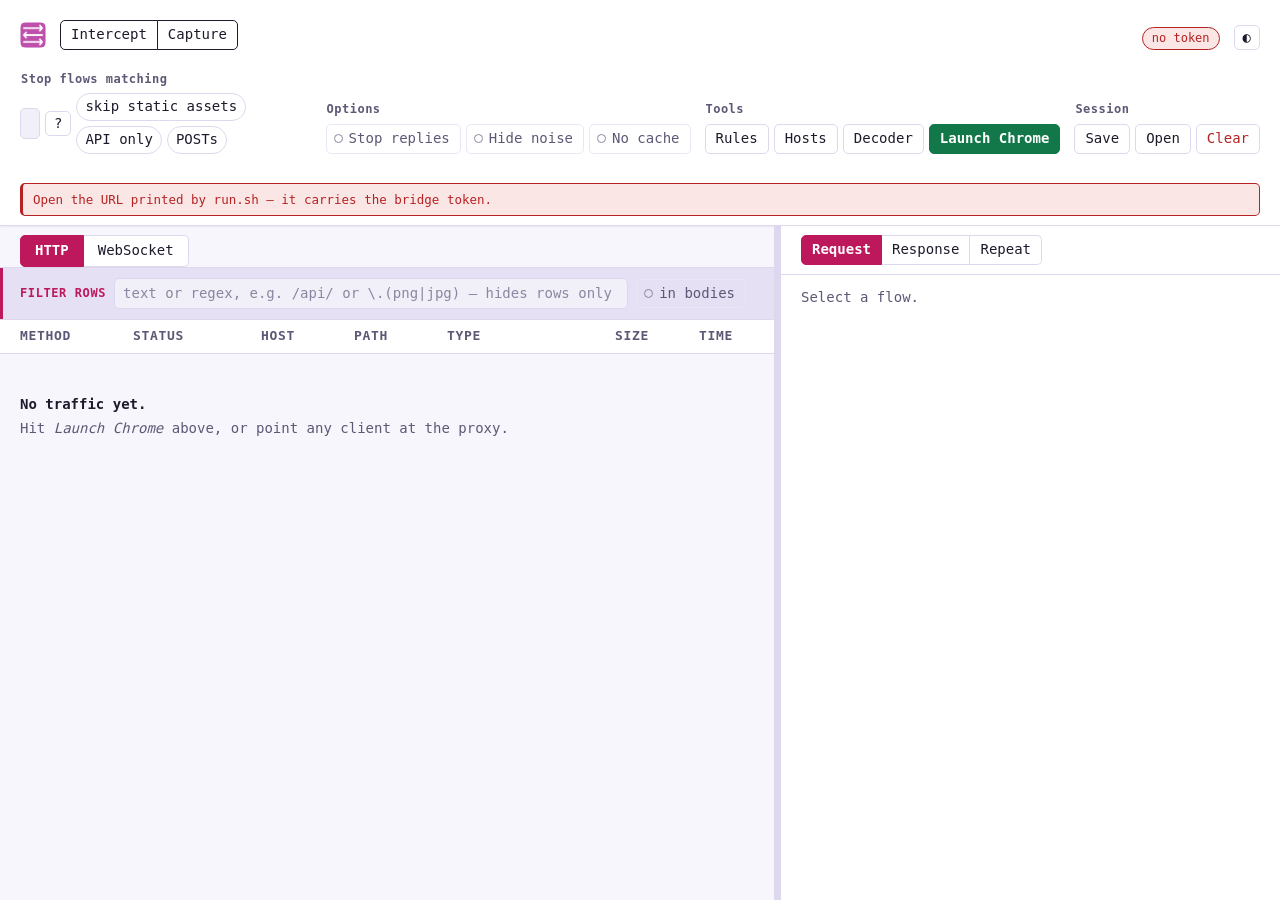
<file: ui/index.html>
<!doctype html>
<html lang="en">
<head>
  <meta charset="utf-8">
  <meta name="viewport" content="width=device-width, initial-scale=1">
  <title>Interceptor</title>
  <link rel="icon" type="image/png" href="icon.png">
  <link rel="apple-touch-icon" href="icon.png">
  <link rel="stylesheet" href="style.css">
  <script type="module" src="theme.js"></script>
</head>
<body>

  <header id="bar">
    <div class="bar-row">
      <span class="brand" title="Interceptor">
        <img src="icon.png" alt="Interceptor" width="26" height="26">
      </span>

      <div class="seg modes" role="group" aria-label="Interception mode">
        <button data-mode="intercept" title="Stop matching requests so you can read or edit them before they go on">Intercept</button>
        <button data-mode="capture" title="Log everything, stop nothing">Capture</button>
      </div>

      <span class="grow"></span>
      <span id="stats"></span>
      <span id="conn" class="off" title="Bridge connection">offline</span>
      <button id="theme" class="icon" title="Switch between light and dark" aria-label="Switch theme">◐</button>
    </div>

    <div class="bar-row secondary">
      <div class="group scope-group">
        <label class="group-label" for="scope">Stop flows matching</label>
        <input id="scope" spellcheck="false" autocomplete="off"
               placeholder="leave empty to stop everything — or narrow it, e.g.  ~u /api/ &amp; ~m POST">
        <button id="scope-help" class="icon" title="What can I type here?" aria-label="Filter syntax help">?</button>
        <div id="scope-chips" class="chips" aria-label="Scope shortcuts">
          <button data-scope='!~u "\\.(png|jpe?g|gif|svg|ico|css|js|map|woff2?|ttf)(\\?|$)"'
                  title="Stop everything except static assets">skip static assets</button>
          <button data-scope="~u /api/" title="Stop only URLs containing /api/">API only</button>
          <button data-scope="~m POST" title="Stop only POST requests">POSTs</button>
        </div>
      </div>
      <!-- Stands in for the scope group's flex:1 while it is hidden, so the
           groups to the right do not jump on every mode change. -->
      <span id="scope-spacer" class="grow" hidden></span>

      <div class="group" role="group" aria-label="Capture options">
        <span class="group-label">Options</span>
        <button id="resp" class="toggle"
                title="Off: only the request stops, and the reply comes back untouched. On: the reply stops too, on its way to the browser, so you can edit what the app receives. A matching flow then stops twice — once each way.">Stop replies</button>
        <button id="noise" class="toggle"
                title="Hide the browser's own background chatter from the table. Hidden flows are counted, never dropped.">Hide noise</button>
        <button id="nocache" class="toggle"
                title="Strip If-None-Match / If-Modified-Since from requests, so a client other than the launched Chrome cannot 304 its way out of being captured.">No cache</button>
      </div>

      <div class="group" role="group" aria-label="Tools">
        <span class="group-label">Tools</span>
        <button id="rules-toggle" title="Rewrite matching traffic automatically, with nothing stopping">Rules</button>
        <button id="hosts-toggle"
                title="Capture only the hosts you name — everything else is left alone and never appears here. Applies to HTTPS, plain HTTP and WebSockets alike. It is also the main speed control: an unnamed host costs no TLS handshakes, and most of a page's connections are CDNs, fonts and telemetry nobody is testing. Empty means capture every host, which is the default.">Hosts</button>
        <button id="decoder-toggle" title="Decode base64, URL-encoding, hex and JWTs">Decoder</button>
        <button id="launch" class="go" title="Open a throwaway Chrome already wired to this proxy">Launch Chrome</button>
      </div>

      <div class="group" role="group" aria-label="Session">
        <span class="group-label">Session</span>
        <button id="save-session" title="Write the captured flows to sessions/ — nothing is ever saved on its own">Save</button>
        <button id="open-session" title="Reopen a saved session, replacing what is on screen">Open</button>
        <button id="clear" class="danger" title="Empty the table. Flows still stopped stay, and so do saved sessions.">Clear</button>
      </div>
    </div>

    <!-- Plain-English restatement of what the current mode and toggles do. A
         tooltip only helps someone who already suspects what to hover. -->
    <p id="mode-hint"></p>
    <!-- Notes live here, not in #stats: renderStats() rewrites that strip on every
         100ms tick, which wiped every message before it could be read. -->
    <p id="note" hidden></p>
    <p id="proxy-warn" hidden></p>
  </header>

  <section id="sessions" class="panel" hidden>
    <div class="panel-head">
      <b>Saved sessions</b>
      <span class="dim" id="sessions-dir"></span>
      <span class="grow"></span>
      <button id="sessions-refresh">Refresh</button>
      <button id="sessions-close">Close</button>
    </div>
    <div class="panel-body">
      <p class="hint">Opening a session replaces what is on screen. Nothing is ever saved automatically.</p>
      <div id="sessions-list"></div>
    </div>
  </section>

  <section id="hosts-panel" class="panel" hidden>
    <div class="panel-head">
      <b>Capture only these hosts</b>
      <span class="dim">every other host still loads normally in the browser — it just isn't shown here</span>
      <span class="grow"></span>
      <button id="hosts-clear">Capture everything</button>
      <button id="hosts-close">Close</button>
    </div>
    <div class="panel-body">
      <p class="hint">
        One host per line. A plain hostname works, and so does a regular expression —
        <code>app.example.com</code>, <code>.*\.example\.com</code>. Leave it empty to
        capture every host, which is the default. To capture <em>nothing</em> and let all
        traffic straight through — what the old Passthrough mode did — use a pattern that
        matches no host, such as <code>^$</code>. Patterns are matched against
        <code>host:port</code>, so an end anchor needs the port:
        <code>^app\.example\.com:443$</code>.
      </p>
      <textarea id="hosts-list" rows="4" spellcheck="false" autocomplete="off"
                placeholder="app.example.com&#10;api.example.com"></textarea>
      <p class="hint pt-head">
        <b>Don't decrypt these hosts</b> — a certificate-pinned app that breaks under
        interception. A matching connection is <em>tunnelled</em>: not decrypted, not
        shown, nothing of it captured. This is Burp's <em>TLS pass through</em>. Matches
        <code>host:port</code> (and the SNI), one per line; it applies to new connections.
      </p>
      <textarea id="passthrough-list" rows="2" spellcheck="false" autocomplete="off"
                placeholder="^accounts\.example\.com:443$"></textarea>
      <div class="actions">
        <button id="hosts-apply" class="primary">Apply</button>
        <span id="hosts-status" class="hint"></span>
      </div>
      <p class="hint">
        A host left out is <b>not blocked</b> — it loads normally in the browser, it is
        simply not captured, not shown, and never stopped in Intercept. This is not a
        security boundary.
      </p>
      <p class="hint">
        It is also the main speed control. To show you an HTTPS request, Interceptor has
        to stand in for the site — answering with a certificate it mints, then opening its
        own connection onward — which costs two TLS handshakes per connection on a single
        core. A host you do not name skips all of that. The speed half applies to
        <b>new connections only</b>; the capture half applies immediately.
      </p>
    </div>
  </section>

  <section id="decoder" class="panel" hidden>
    <div class="panel-head">
      <b>Decoder</b>
      <span class="dim">base64, URL-encoding, hex and JWTs — decoded as you type</span>
      <span class="grow"></span>
      <button id="decoder-close">Close</button>
    </div>
    <div class="panel-body">
      <textarea id="decoder-input" rows="3" spellcheck="false" autocomplete="off"
                placeholder="paste a token, a base64/hex/URL-encoded value, or a JWT"></textarea>
      <div id="decoder-out"></div>
    </div>
  </section>

  <section id="rules" class="panel" hidden>
    <div class="panel-head">
      <b>Rewrite rules</b>
      <span class="dim">applied automatically to matching traffic — nothing stops for you</span>
      <span class="grow"></span>
      <button id="rules-doc-open">Instructions</button>
      <button id="rules-close">Close</button>
    </div>

    <div class="panel-body">
      <div class="rule-block">
        <div class="rule-block-head">
          <b>Change text in bodies</b>
          <span class="hint">Find something in the request or reply body and put something else there.</span>
        </div>
        <div id="body-rules" class="rule-list"></div>
        <button id="add-body-rule">+ Add a body rule</button>
      </div>

      <div class="rule-block">
        <div class="rule-block-head">
          <b>Change headers</b>
          <span class="hint">Set a header to a value, or leave the value empty to remove it.</span>
        </div>
        <div id="header-rules" class="rule-list"></div>
        <button id="add-header-rule">+ Add a header rule</button>
      </div>

      <div class="rule-block">
        <div class="rule-block-head">
          <b>Serve a local file</b>
          <span class="hint">Return a file from disk for any URL that matches — map-local.
            The path is read on the machine running Interceptor.</span>
        </div>
        <div id="local-rules" class="rule-list"></div>
        <button id="add-local-rule">+ Add a local-file rule</button>
      </div>

      <!-- Same axis as the rules above — change matching traffic automatically,
           stop nothing — so it shares this panel and its Apply rather than
           costing another toolbar button. -->
      <div class="rule-block">
        <div class="rule-block-head">
          <b>Break things on purpose</b>
          <span class="hint">
            Make matching requests slow, fail, or die — then use the app and watch how it
            copes. Affected rows are tagged <span class="tag tag-fault">fault</span> so an
            injected failure is never mistaken for a real one.
          </span>
        </div>
        <div id="fault-rules" class="rule-list"></div>
        <button id="add-fault-rule">+ Add a fault rule</button>
        <p class="hint">
          First matching rule wins, top to bottom. Requests you have stopped by hand in
          Intercept are left alone — you are already in control of those. A delay holds a
          real connection open, and browsers only open about six per host, so a long delay
          on a busy path will stall that whole host.
        </p>
      </div>

      <div class="actions">
        <button id="rules-apply" class="primary">Apply</button>
        <button id="rules-raw-toggle" title="See the text these forms generate">Show generated syntax</button>
        <span class="grow"></span>
        <span class="dim">start from an example:</span>
        <div id="rules-examples" class="chips">
          <button data-kind="body" data-where="req" data-url="/api/" data-find='"amount":100' data-repl='"amount":1'>change a value</button>
          <button data-kind="body" data-where="resp" data-url="" data-find='"enabled":false' data-repl='"enabled":true'>flip a reply flag</button>
          <button data-kind="header" data-where="req" data-url="" data-find="Authorization" data-repl="">strip a header</button>
          <button data-kind="fault" data-url="/api/" data-status="503">fail an endpoint</button>
          <button data-kind="fault" data-url="/api/" data-delay="8000">make it slow</button>
        </div>
      </div>
      <pre id="rules-raw" hidden></pre>
      <p id="rules-status" class="hint"></p>
    </div>
  </section>

  <section id="queue" class="panel hold" hidden>
    <div class="panel-head">
      <b id="queue-count"></b>
      <span id="queue-hosts"></span>
      <span class="grow"></span>
      <button id="queue-collapse" title="Collapse the queue list — the counts stay">Hide list</button>
      <button id="fwd-all" class="ok">Forward all</button>
      <button id="drop-all" class="danger">Drop all</button>
    </div>
    <div class="panel-body">
      <div id="queue-list"></div>
      <p id="stall-note" class="hint">
        Browsers open ~6 connections per host — a stopped request stalls that whole host,
        not just itself.
      </p>
    </div>
  </section>

  <main id="workspace">
    <div id="table-pane">
      <!-- HTTP and WebSocket are different enough to read separately: a socket is
           one row that lives for minutes while frames stream under it, and it was
           impossible to spot among hundreds of request rows. -->
      <div id="traffic-tabs" class="seg" role="group" aria-label="Traffic type">
        <button data-traffic="http" class="on">HTTP</button>
        <button data-traffic="ws">WebSocket</button>
      </div>
      <!-- View-only. Distinct from "Stop flows matching" in the toolbar, which
           halts traffic; this only decides which captured rows are drawn. -->
      <div id="table-tools">
        <label id="row-filter-label" for="row-filter">Filter rows</label>
        <input id="row-filter" spellcheck="false" autocomplete="off"
               title="Hides rows from this table only. Nothing is stopped, and no traffic is changed. Plain text, or a regular expression if it is one."
               placeholder="text or regex, e.g. /api/ or \.(png|jpg) — hides rows only">
        <button id="row-filter-clear" class="icon" title="Clear the filter" hidden>✕</button>
        <!-- Same box, two jobs. Off it hides rows already on screen; on it asks
             the server to search every stored URL, header and body, which is a
             different question and a different cost — hence a switch, not silent
             behaviour. One small button beats a second input. -->
        <button id="search-bodies" class="toggle"
                title="Search inside every captured URL, header and body — not just what the table shows. Answers “which response contained this token”. Press Enter to run it.">in bodies</button>
        <span id="row-filter-count" class="dim"></span>
      </div>
      <div id="table-wrap">
      <table id="flows">
        <thead>
          <tr>
            <th class="c-m">Method</th><th class="c-s">Status</th><th>Host</th>
            <th>Path</th><th class="c-t">Type</th><th class="c-n">Size</th>
            <th class="c-n">Time</th>
          </tr>
        </thead>
        <tbody></tbody>
      </table>
      <p id="truncated" class="hint" hidden></p>
      <p id="empty" class="empty">
        <b id="empty-title">No traffic yet.</b>
        <span id="empty-hint">Hit <em>Launch Chrome</em> above, or point any client at the proxy.</span>
      </p>
      </div>
    </div>

    <!-- Drag to rebalance table against detail. A fixed 500px pane was too narrow
         for a raw message and too wide for a glance at the table. -->
    <div id="splitter" role="separator" aria-orientation="vertical" tabindex="0"
         aria-label="Resize detail panel (arrow keys)"
         title="Drag to resize — double-click to reset"></div>

    <aside id="detail">
      <div id="detail-tabs" class="seg">
        <button data-which="request" class="on">Request</button>
        <button data-which="response">Response</button>
        <button data-which="frames" hidden>Frames</button>
        <button data-which="repeat" title="Resend this request, edited if you like">Repeat</button>
      </div>
      <div id="detail-body"><p class="hint">Select a flow.</p></div>
    </aside>
  </main>

  <!-- Rule documentation. Content comes from rules-doc.js so this modal and
       rules.html cannot drift apart. -->
  <div id="doc-backdrop" hidden></div>
  <div id="doc-modal" role="dialog" aria-modal="true" aria-labelledby="doc-title" hidden>
    <div class="doc-head">
      <b id="doc-title">How to write rules</b>
      <span class="grow"></span>
      <button id="doc-close" title="Close (Esc)">Close ✕</button>
    </div>
    <nav id="doc-nav" aria-label="Sections"></nav>
    <div id="doc-body"></div>
  </div>

  <script type="module" src="app.js"></script>
</body>
</html>
</file>
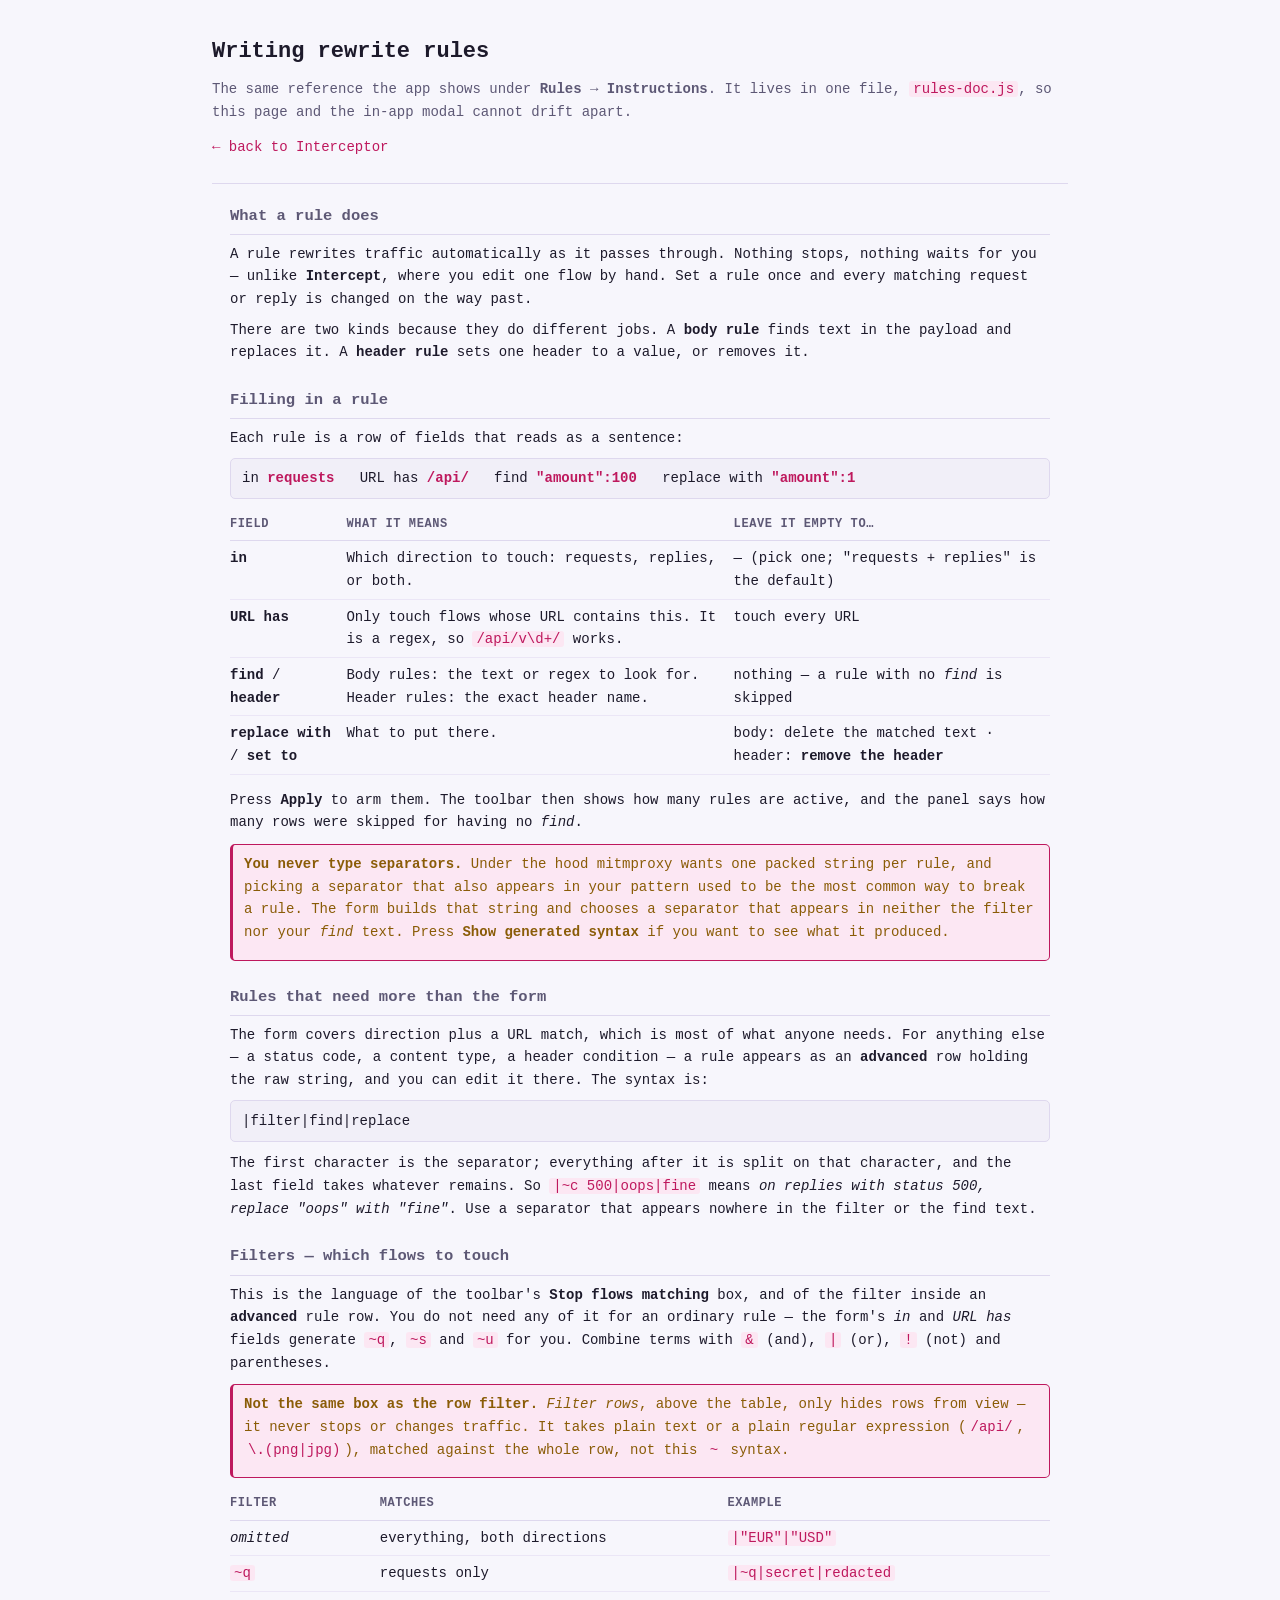
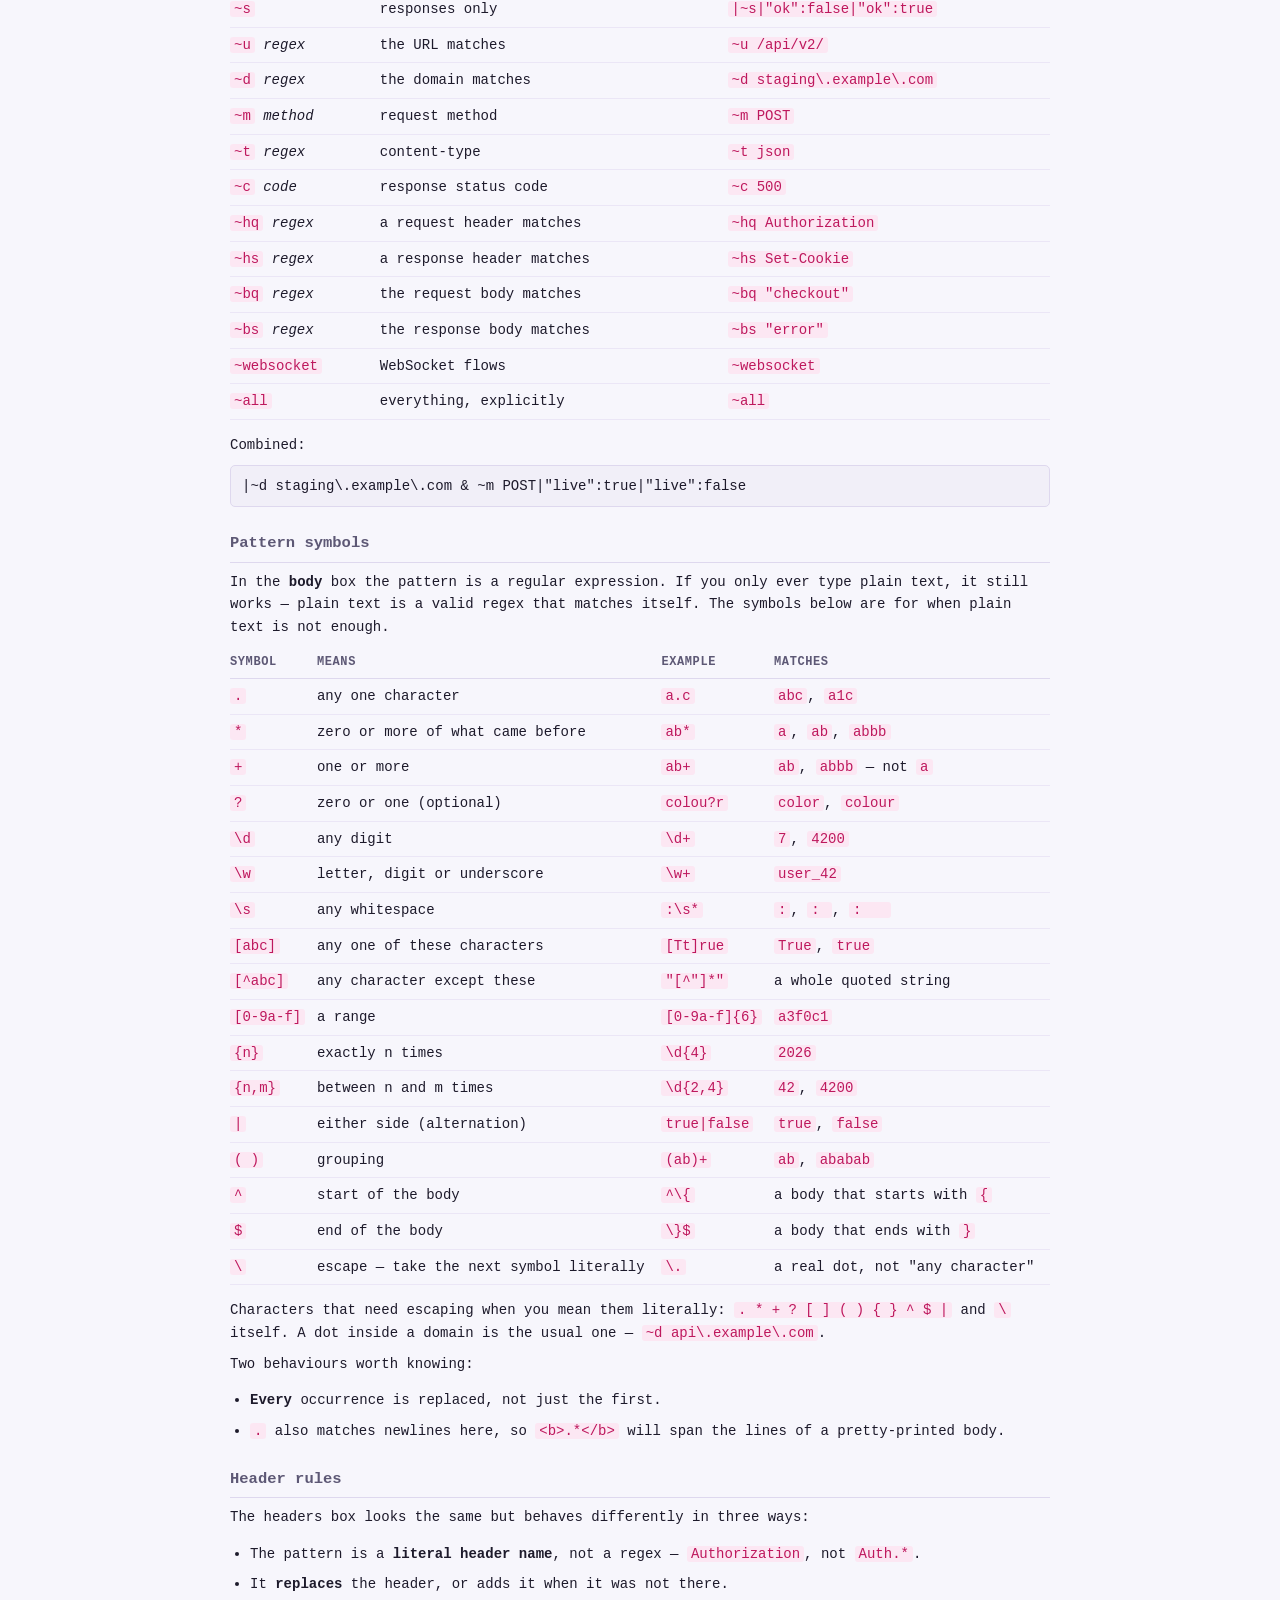
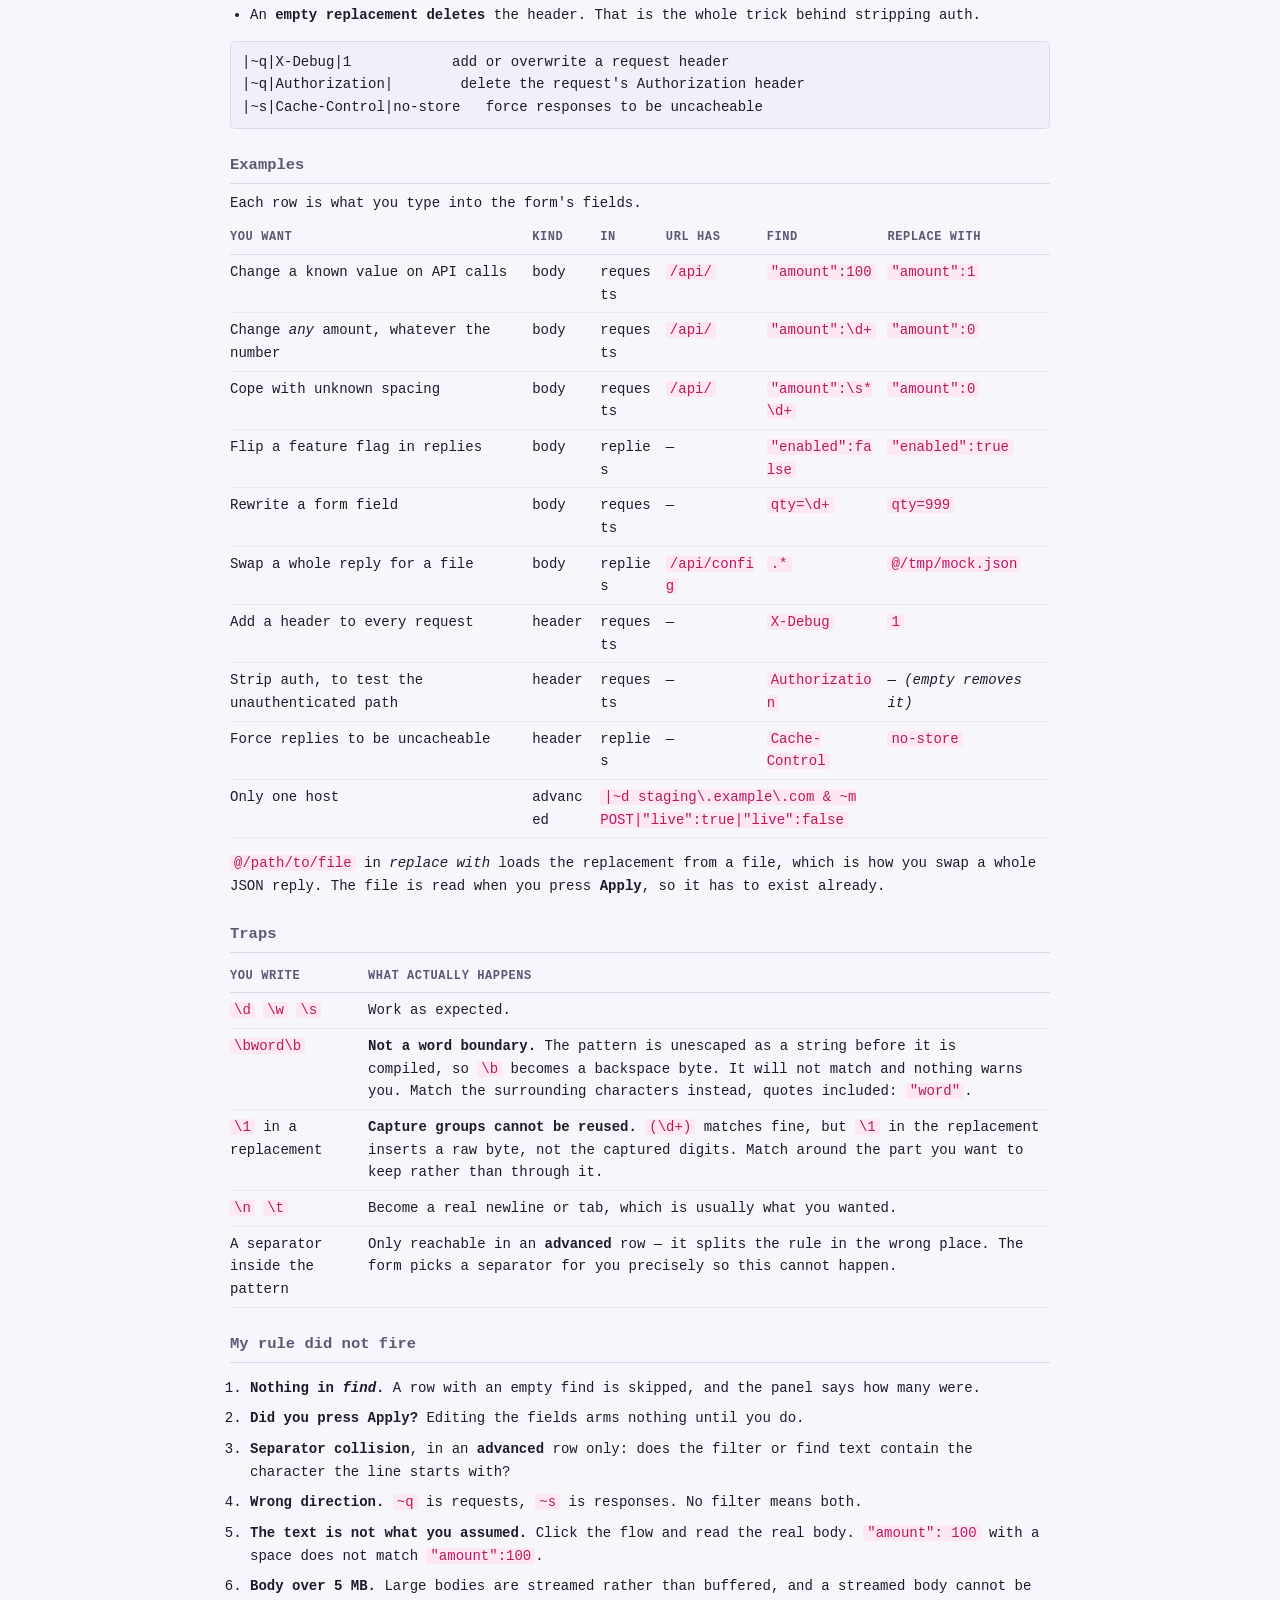
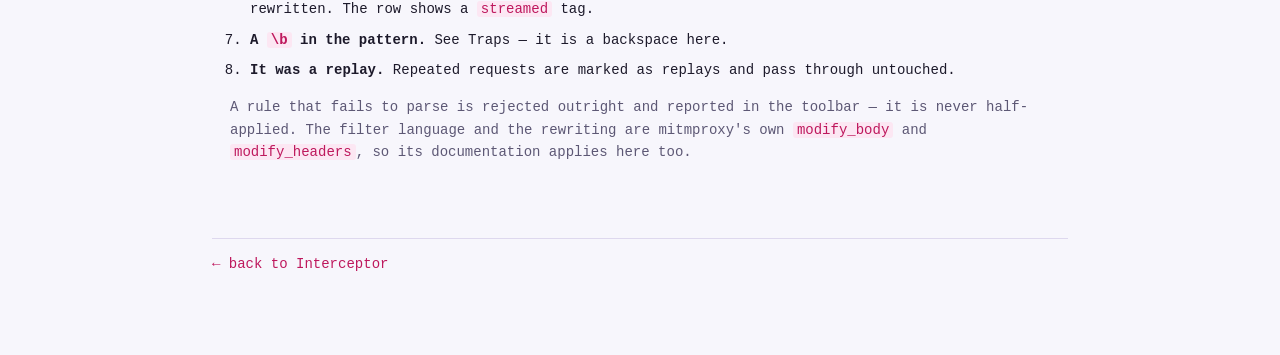
<file: ui/rules.html>
<!doctype html>
<html lang="en">
<head>
  <meta charset="utf-8">
  <meta name="viewport" content="width=device-width, initial-scale=1">
  <title>Interceptor — writing rewrite rules</title>
  <link rel="icon" type="image/png" href="icon.png">
  <link rel="stylesheet" href="style.css">
  <script type="module" src="theme.js"></script>
</head>
<body class="doc-page">
<main class="doc">

  <header class="doc-head">
    <h1>Writing rewrite rules</h1>
    <p class="lede">
      The same reference the app shows under <b>Rules → Instructions</b>. It lives in
      one file, <code>rules-doc.js</code>, so this page and the in-app modal cannot
      drift apart.
    </p>
    <p><a href="./" class="back">← back to Interceptor</a></p>
  </header>

  <div id="doc-body"></div>

  <footer class="doc-foot">
    <p><a href="./" class="back">← back to Interceptor</a></p>
  </footer>

</main>
<!-- A file, not inline: the bridge serves every page with a CSP that forbids
     inline script. -->
<script type="module" src="rules-page.js"></script>
</body>
</html>
</file>
<file: ui/style.css>
/* Every colour is a token defined in both themes. Never hard-code one below:
   a literal hex is a bug waiting for someone to flip the theme. */

:root,
:root[data-theme="dark"] {
  --bg:         #14131c;
  --bg-elev:    #1c1a26;
  --bg-inset:   #100f17;
  --bg-hover:   #24222f;
  --bg-sel:     #3a2030;
  --fg:         #e4e2ee;
  --fg-dim:     #9791ab;
  --fg-faint:   #6c6782;
  --line:       #2f2c3f;
  --line-soft:  #232030;
  --accent:     #f472b6;
  --accent-2:   #ec4899;
  --accent-bg:  #3a1526;
  --on-accent:  #0a0810;
  --ok:         #63d19b;
  --ok-2:       #4bc389;   /* hover for a filled green button */
  --ok-bg:      #16301f;
  --on-ok:      #0a0810;   /* text on a green fill */
  --warn:       #e6b464;
  --bad:        #f2726b;
  --bad-bg:     #35191a;
  --info:       #6cd0e0;
  --hold-bg:    #262013;
  --hold-line:  #55451f;
  --bar-bg:     #272232;   /* control strips: has to read as a different surface,
                              not a 8-step nudge away from --bg */
  --seg-line:   #ffffff;   /* mode-switch outline: highest contrast on this bg */
  --shadow:     0 1px 0 rgba(0, 0, 0, .35);
  --shadow-lg:  0 18px 50px rgba(0, 0, 0, .55);
  --pad:        20px;   /* distance from a window edge to any content */
  --backdrop:   rgba(8, 7, 12, .66);
}

:root[data-theme="light"] {
  --bg:         #f7f6fc;
  --bg-elev:    #ffffff;
  --bg-inset:   #f1eff8;
  --bg-hover:   #efecf8;
  --bg-sel:     #fbd7e8;
  --fg:         #1d1a2b;
  --fg-dim:     #5d5875;
  --fg-faint:   #8b86a1;
  --line:       #ded8ee;
  --line-soft:  #ebe6f6;
  --accent:     #be185d;
  --accent-2:   #9d174d;
  --accent-bg:  #fce7f3;
  --on-accent:  #ffffff;
  --ok:         #12784a;
  --ok-2:       #0f6a41;
  --ok-bg:      #e2f5e9;
  --on-ok:      #ffffff;
  --warn:       #8a5c07;
  --bad:        #b62222;
  --bad-bg:     #fbe6e6;
  --info:       #0d6f83;
  --hold-bg:    #fdf6e6;
  --hold-line:  #e6d29c;
  --bar-bg:     #e6e0f4;
  --seg-line:   #1d1a2b;   /* white would disappear on a near-white page */
  --shadow:     0 1px 2px rgba(30, 20, 60, .06);
  --shadow-lg:  0 18px 50px rgba(82, 26, 58, .22);
  --backdrop:   rgba(66, 32, 52, .38);
}

* { box-sizing: border-box; }

/* Any explicit `display` beats the hidden attribute, which silently un-hides
   elements we toggle from JS (#empty, #truncated, #rules, #queue, tabs). */
[hidden] { display: none !important; }

body {
  margin: 0;
  height: 100vh;
  /* Flex column, not a fixed grid-template-rows: the row template had four
     tracks for five children, so #workspace fell into an implicit `auto` row and
     the detail panel stopped short of the bottom instead of filling. Panels come
     and go as they are toggled, so the number of children is not fixed and any
     fixed template is wrong sooner or later. #workspace takes the slack. */
  display: flex;
  flex-direction: column;
  font: 14px/1.55 ui-monospace, SFMono-Regular, "SF Mono", Menlo, Consolas, monospace;
  background: var(--bg);
  color: var(--fg);
  -webkit-font-smoothing: antialiased;
}

/* ------------------------------------------------------------- scrollbars */

/* The default chrome is a wide light-grey slab that reads as part of the page in
   dark mode and fights the accent everywhere. Thin, themed, and quiet until you
   reach for it.

   Not hidden. `scrollbar-width: none` would take the position cue with it -- in a
   table that streams 300-500 rows a page load, the thumb is the only thing saying
   how much is above and below you -- and it removes the drag target for anyone
   not using a wheel or a trackpad.

   Two traps here, both verified in the browser rather than assumed:

   1. `scrollbar-color` is inherited but **`scrollbar-width` is not**, so setting
      both on `:root` themed the thumb and left the width at `auto` -- measured, the
      table pane still reserved 15px. Hence the universal selector.
   2. Chrome ignores every `::-webkit-scrollbar` pseudo-element on any scroller
      that sets `scrollbar-width`. So the two cannot both be live: the legacy
      block is fenced behind `@supports not`, where it serves the older Chromium
      and Safari builds that predate `scrollbar-color` (Chrome 121, Safari 18.2). */
*,
*::before,
*::after {
  scrollbar-width: thin;
  scrollbar-color: var(--line) transparent;   /* thumb, track */
}

@supports not (scrollbar-width: thin) {
  *::-webkit-scrollbar { width: 9px; height: 9px; }
  *::-webkit-scrollbar-track { background: transparent; }
  *::-webkit-scrollbar-thumb {
    background: var(--line);
    border-radius: 999px;
    /* A transparent border inset by background-clip leaves the thumb visually
       narrower than its hit area: a hair to look at, still easy to grab. */
    border: 2px solid transparent;
    background-clip: content-box;
  }
  *::-webkit-scrollbar-thumb:hover {
    background: var(--fg-faint);
    background-clip: content-box;
  }
  /* Where the two bars meet: the default is a grey square, and it only appears on
     a pane scrolling both ways -- which is exactly the pane you are reading. */
  *::-webkit-scrollbar-corner { background: transparent; }
}

.grow { flex: 1; }
.dim { color: var(--fg-dim); }
.mono { font-family: inherit; }
.hint { color: var(--fg-dim); margin: 0; }
.divider { width: 1px; align-self: stretch; background: var(--line); margin: 0 3px; }

code {
  font: inherit;
  color: var(--accent);
  background: var(--accent-bg);
  padding: 0 4px;
  border-radius: 3px;
}

/* ------------------------------------------------------------------ buttons */

button {
  font: inherit;
  color: var(--fg);
  background: var(--bg-elev);
  border: 1px solid var(--line);
  border-radius: 5px;
  padding: 3px 10px;
  cursor: pointer;
  white-space: nowrap;
  transition: background .12s, border-color .12s, color .12s;
}
/* Controls never go below 14px. The second toolbar row used to shrink its
   buttons to 12px, which is unreadable at monospace metrics. */
button, input, select, textarea { font-size: 14px; }

button:hover { background: var(--bg-hover); border-color: var(--fg-faint); }
button:focus-visible { outline: 2px solid var(--accent); outline-offset: 1px; }

button.on {
  background: var(--accent);
  border-color: var(--accent);
  color: var(--on-accent);
  font-weight: 600;   /* dark-on-bright reads thin otherwise */
}
button.on:hover { background: var(--accent-2); border-color: var(--accent-2); }

button.primary {
  background: var(--accent);
  border-color: var(--accent);
  color: var(--on-accent);
  font-weight: 600;
}
button.primary:hover { background: var(--accent-2); border-color: var(--accent-2); }

/* Filled green: the one button that starts a session, so it should read as the
   obvious first move rather than as one more thing in a row of buttons. */
button.go {
  background: var(--ok);
  border-color: var(--ok);
  color: var(--on-ok);
  font-weight: 600;
}
button.go:hover { background: var(--ok-2); border-color: var(--ok-2); }

button.ok { color: var(--ok); border-color: var(--line); }
button.ok:hover { background: var(--ok-bg); border-color: var(--ok); }

button.danger { color: var(--bad); }
button.danger:hover { background: var(--bad-bg); border-color: var(--bad); }

button.icon { padding: 3px 8px; font-size: 14px; line-height: 1.2; }

/* A toggle is a state, not an action, so it must not look like one: dimmer until
   it is on, and carrying a dot that fills in. Every control looking identical was
   the single biggest readability complaint about the old toolbar. */
button.toggle {
  color: var(--fg-dim);
  background: transparent;
  border-color: var(--line-soft);
  padding-left: 7px;
}
button.toggle::before {
  content: "";
  display: inline-block;
  width: 7px;
  height: 7px;
  margin-right: 6px;
  border-radius: 50%;
  border: 1px solid var(--fg-faint);
  vertical-align: baseline;
}
button.toggle:hover { color: var(--fg); background: var(--bg-hover); }
button.toggle.on {
  color: var(--accent);
  background: var(--accent-bg);
  border-color: var(--accent);
  font-weight: 600;
}
button.toggle.on::before { background: var(--accent); border-color: var(--accent); }

/* Segmented control: modes, detail tabs. */
.seg { display: flex; }
.seg button { border-radius: 0; }
.seg button:first-child { border-radius: 5px 0 0 5px; }
.seg button:last-child { border-radius: 0 5px 5px 0; }
.seg button + button { border-left: none; }
.seg button.on + button { border-left: none; }

/* The mode switch is the one control that changes what the whole tool does, so
   each of its three buttons carries a full high-contrast outline. Borders are
   restored between them (the rules above drop them to avoid doubling) and pulled
   back by 1px so two adjacent outlines still render as one line. */
.seg.modes button {
  border-color: var(--seg-line);
}
.seg.modes button + button {
  border-left: 1px solid var(--seg-line);
  margin-left: -1px;
}
.seg.modes button.on {
  position: relative;   /* the active outline sits above its neighbours' */
  z-index: 1;
}

/* ------------------------------------------------------------------ toolbar */

#bar {
  background: var(--bg-elev);
  border-bottom: 1px solid var(--line);
  box-shadow: var(--shadow);
}
.bar-row {
  display: flex;
  gap: 14px;          /* between groups; controls inside a group sit closer */
  align-items: flex-end;
  padding: var(--pad);
  flex-wrap: wrap;
}
.bar-row.secondary { padding-top: 0; }

#mode-hint {
  margin: 0;
  padding: 0 var(--pad) 9px;
  font-size: 12.5px;
  color: var(--fg-dim);
}

#note {
  margin: 0 var(--pad) 9px;
  padding: 6px 10px;
  font-size: 12.5px;
  color: var(--bad);
  background: var(--bad-bg);
  border: 1px solid var(--bad);
  border-left-width: 3px;
  border-radius: 5px;
}
#note.ok { color: var(--ok); background: var(--ok-bg); border-color: var(--ok); }

#proxy-warn {
  margin: 0 var(--pad) 9px;
  padding: 6px 10px;
  font-size: 12.5px;
  color: var(--warn);
  background: var(--hold-bg);
  border: 1px solid var(--hold-line);
  border-left-width: 3px;
  border-radius: 5px;
}
/* The row is align-items: flex-end, so a short brand box hung 8px below the mode
   buttons' top edge and 2px above their bottom. Stretching it to the row's
   content height and centring inside means the logo stays centred on the mode
   switch whatever the button height ends up being. */
.brand {
  display: flex;
  align-self: stretch;
  align-items: center;
  font-weight: 600;
  letter-spacing: .04em;
  color: var(--accent);
}
.brand img { display: block; border-radius: 6px; width: 26px; height: 26px; }

/* Groups carry a label so a control's purpose is legible without hovering, and
   the gap inside a group is smaller than the gap between them -- proximity is
   what makes the grouping readable. */
.group { display: flex; align-items: center; gap: 5px; position: relative; }
.group-label {
  font-size: 12px;
  font-weight: 600;
  letter-spacing: .04em;
  color: var(--fg-dim);
  white-space: nowrap;
}
/* Label on its own row above the controls it names. */
.bar-row .group {
  display: grid;
  grid-auto-flow: column;
  grid-template-rows: auto auto;
  align-items: center;
  justify-items: start;
  column-gap: 5px;
}
.bar-row .group > .group-label { grid-row: 1; grid-column: 1 / -1; padding-left: 1px; }
.bar-row .group > *:not(.group-label) { grid-row: 2; }

/* Two columns now that "Switch to Intercept" is gone: the field only appears in
   Intercept mode, so there is nothing left to switch to. */
.scope-group { flex: 1; min-width: 260px; }
.scope-group { grid-template-columns: 1fr auto; }

#scope {
  width: 100%;
  font: inherit;
  color: var(--fg);
  background: var(--bg-inset);
  border: 1px solid var(--line);
  border-radius: 5px;
  padding: 4px 9px;
}
#scope::placeholder { color: var(--fg-faint); }
#scope:focus { outline: none; border-color: var(--accent); }
#scope.bad { border-color: var(--bad); }

#stats { color: var(--fg-dim); padding-bottom: 3px; }
#conn {
  padding: 1px 9px;
  border-radius: 999px;
  font-size: 12px;
  border: 1px solid transparent;
}
#conn.on { background: var(--ok-bg); color: var(--ok); border-color: var(--ok); }
#conn.off { background: var(--bad-bg); color: var(--bad); border-color: var(--bad); }

/* ------------------------------------------------------------------- panels */

.panel {
  background: var(--bg-elev);
  border-bottom: 1px solid var(--line);
}
.panel.hold { background: var(--hold-bg); border-bottom-color: var(--hold-line); }
.panel-head {
  display: flex;
  gap: 8px;
  align-items: center;
  padding: var(--pad);
  border-bottom: 1px solid var(--line-soft);
}
.panel.hold .panel-head { border-bottom-color: var(--hold-line); }
.panel-body { padding: 11px var(--pad) 13px; }

.chips { display: flex; flex-wrap: wrap; gap: 5px; align-items: center; }
.chips button { font-size: 14px; padding: 2px 8px; border-radius: 999px; }

.rules-grid { display: grid; grid-template-columns: 1fr 1fr; gap: 14px; }
@media (max-width: 980px) { .rules-grid { grid-template-columns: 1fr; } }
.rules-field label { display: block; color: var(--fg); font-weight: 600; }
.rules-field .hint { font-size: 12.5px; margin: 1px 0 0; }

textarea {
  display: block;
  width: 100%;
  resize: vertical;
  font: inherit;
  color: var(--fg);
  background: var(--bg-inset);
  border: 1px solid var(--line);
  border-radius: 5px;
  padding: 7px 8px;
  margin-top: 4px;
}
textarea::placeholder { color: var(--fg-faint); }
textarea:focus { outline: none; border-color: var(--accent); }

.actions { display: flex; gap: 6px; align-items: center; margin-top: 9px; }

/* --------------------------------------------------------------- hold queue */

#queue-hosts { color: var(--warn); }
#queue-hosts b { color: var(--fg); font-weight: 600; }

/* Bounded, and it scrolls. Unbounded, a browser holding six connections per host
   across a few hosts pushed the flow table and the editor off the screen entirely
   -- exactly when you most need to see them. */
#queue-list {
  display: flex;
  flex-direction: column;
  gap: 4px;
  max-height: 20vh;
  overflow-y: auto;
}
#queue.collapsed .panel-body { display: none; }
/* Held flows are worth reading in full, but the queue must not become the page. */
#queue .panel-body { padding-top: 9px; padding-bottom: 10px; }
.q-item {
  display: flex;
  gap: 8px;
  align-items: center;
  background: var(--bg-elev);
  border: 1px solid var(--hold-line);
  border-radius: 5px;
  padding: 4px 8px;
}
.q-item.sel { border-color: var(--accent); background: var(--bg-sel); }
.q-item .dir { color: var(--warn); min-width: 76px; }
.q-item .url {
  flex: 1;
  overflow: hidden;
  text-overflow: ellipsis;
  white-space: nowrap;
  cursor: pointer;
}
.q-item .url:hover { color: var(--accent); text-decoration: underline; }

#stall-note { margin-top: 8px; font-size: 12.5px; }

/* ------------------------------------------------------------------ sessions */

#sessions-list { display: flex; flex-direction: column; gap: 4px; margin-top: 8px; }
.q-item.session { border-color: var(--line); }
.q-item.session:hover { border-color: var(--accent); }
.q-item.session .dim { flex: 0 0 auto; }
#sessions-dir { font-size: 12px; }

/* ------------------------------------------------------------------- layout */

/* Scoped by id: a bare `main` selector also matched the docs page and split it
   into two columns. */
#workspace {
  flex: 1;            /* all the height the toolbar and panels do not use */
  /* A floor, not 0. It still sits far below the content, so the children's own
     overflow:auto scrolls exactly as it did -- but a panel above that grows
     without limit (Rules, with a row per rule) can no longer squeeze the table
     and the editor down to nothing. The panel shrinks and scrolls instead. */
  min-height: 220px;
  display: grid;
  /* Width lives in a variable so the splitter can move it without touching the
     template, and so a saved width applies before first paint. */
  grid-template-columns: 1fr 6px var(--detail-w, 500px);
}
@media (max-width: 1150px) {
  /* Stacked: a vertical splitter has nothing to divide, so it leaves the grid
     entirely rather than occupying a track. */
  #workspace { grid-template-columns: 1fr; grid-template-rows: 1fr 1fr; }
  #splitter { display: none; }
}

#splitter {
  cursor: col-resize;
  background: var(--line);
  /* The hit area is the whole 6px track; the visible line is drawn inside it so
     the handle is grabbable without looking like a 6px border. */
  border-left: 1px solid var(--line);
  transition: background .12s;
  touch-action: none;   /* or a touch drag scrolls the page instead of resizing */
}
#splitter:hover,
#splitter.dragging { background: var(--accent); }
#splitter:focus-visible { outline: 2px solid var(--accent); outline-offset: -2px; }
/* While dragging, nothing else should take the pointer or show a text caret. */
body.resizing { cursor: col-resize; user-select: none; }
body.resizing #detail-body, body.resizing #table-wrap { pointer-events: none; }

#table-wrap { flex: 1; overflow: auto; min-height: 0; padding-bottom: 12px; }
#detail {
  border-left: 1px solid var(--line);
  background: var(--bg-elev);
  display: flex;
  flex-direction: column;
  min-height: 0;
  min-width: 0;
}

/* -------------------------------------------------------------------- table */

/* All scoped to #flows. Bare `tbody td` leaked its nowrap + ellipsis onto the
   docs page tables, which silently truncated every rule example. */
#flows { width: 100%; border-collapse: collapse; }
#flows thead th {
  position: sticky;
  top: 0;
  z-index: 1;
  text-align: left;
  font-weight: 600;
  font-size: 13px;
  letter-spacing: .05em;
  text-transform: uppercase;
  color: var(--fg-dim);
  background: var(--bg-elev);
  border-bottom: 1px solid var(--line);
  padding: 6px 9px;
  white-space: nowrap;
}
#flows tbody td {
  padding: 4px 9px;
  border-bottom: 1px solid var(--line-soft);
  white-space: nowrap;
  overflow: hidden;
  text-overflow: ellipsis;
  max-width: 0;
}
#flows thead th:first-child,
#flows tbody td:first-child { padding-left: var(--pad); }
#flows thead th:last-child,
#flows tbody td:last-child { padding-right: var(--pad); }
#flows tbody tr { cursor: pointer; }
#flows tbody tr:hover { background: var(--bg-hover); }
#flows tbody tr.sel { background: var(--bg-sel); box-shadow: inset 2px 0 0 var(--accent); }
#flows tbody tr.held td { color: var(--warn); }

/* Method needs room for a trailing tag ("replay"), or it clips to "POST…". */
.c-m { width: 124px; }
/* 86px fitted "stopped"; the fault tag sits in this cell too and clipped it to
   "fa…", which defeats the whole point of labelling an injected failure. */
.c-s { width: 128px; }
.c-t { width: 168px; }
.c-n { width: 84px; text-align: right; }
td.c-n { color: var(--fg-dim); }

.s2 { color: var(--ok); }
.s3 { color: var(--info); }
.s4 { color: var(--warn); }
.s5, .err { color: var(--bad); }
.pending { color: var(--fg-faint); }

.tag {
  font-size: 12.5px;
  padding: 0 5px;
  border-radius: 999px;
  background: var(--bg-inset);
  border: 1px solid var(--line);
  color: var(--fg-dim);
  margin-left: 6px;
  vertical-align: 1px;
}
.tag-replay { color: var(--accent); border-color: var(--accent); background: var(--accent-bg); }
.tag-hex { color: var(--info); border-color: var(--info); }
.tag-injected { color: var(--warn); border-color: var(--warn); }
.tag-dropped { color: var(--bad); border-color: var(--bad); }
/* An injected failure looks exactly like a real one. It must never be quiet:
   this is the difference between a test and an hour lost to your own rule. */
.tag-fault { color: var(--bad); border-color: var(--bad); background: var(--bad-bg); }
.tag-finding { color: var(--warn); border-color: var(--warn); }
.tag-edited { color: var(--warn); border-color: var(--warn); }
.tag-comment { color: var(--fg-dim); border-color: var(--line); }

.findings-list { display: flex; flex-direction: column; gap: 4px; margin: 2px 0 10px; }
.finding { display: flex; gap: 10px; align-items: baseline; }
.finding-code { color: var(--warn); min-width: 170px; }
.finding-why { color: var(--fg-dim); }

.jwt-meta { color: var(--fg-dim); margin: 2px 0 8px; }
.jwt-bad { color: var(--bad); }
#decoder-out pre { margin: 2px 0 10px; }

pre.diff { white-space: pre-wrap; word-break: break-word; }
.diff-line.add { color: var(--ok); background: var(--ok-bg); display: block; }
.diff-line.del { color: var(--bad); background: var(--bad-bg); display: block; }
.diff-line.hunk { color: var(--fg-faint); display: block; }
#flows tbody tr.faulted td:first-child { box-shadow: inset 2px 0 0 var(--bad); }
#flows tbody tr.marked td:first-child { box-shadow: inset 2px 0 0 var(--accent); }
.comment-note { color: var(--accent); margin: 2px 0 8px; }
.pt-head { margin-top: 14px; }

#truncated { padding: 9px var(--pad); font-size: 12.5px; }
.empty { padding: 26px var(--pad); color: var(--fg-dim); display: grid; gap: 3px; }
.empty b { color: var(--fg); }

/* ------------------------------------------------------------------- detail */

#detail-tabs { padding: 9px var(--pad); border-bottom: 1px solid var(--line); }
#detail-body {
  flex: 1;            /* fill the panel, so the scroll area is the panel */
  overflow: auto;
  padding: 12px var(--pad) 18px;
  min-height: 0;
}

/* Never text-transform this: URLs and reason phrases are case-sensitive. */
.headline {
  color: var(--fg);
  margin: 0 0 9px;
  word-break: break-all;
  padding: 6px 8px;
  background: var(--bg-inset);
  border: 1px solid var(--line);
  border-left: 2px solid var(--accent);
  border-radius: 4px;
}

.section {
  color: var(--fg-dim);
  margin: 0 0 5px;
  text-transform: uppercase;
  font-size: 12.5px;
  letter-spacing: .07em;
}

.kv { width: 100%; border-collapse: collapse; margin-bottom: 12px; }
.kv td {
  padding: 2px 8px 2px 0;
  vertical-align: top;
  border: none;
  white-space: normal;
  word-break: break-all;
}
.kv td:first-child { color: var(--accent); width: 34%; }

pre {
  margin: 0;
  padding: 8px 9px;
  background: var(--bg-inset);
  border: 1px solid var(--line);
  border-radius: 5px;
  overflow-x: auto;
  white-space: pre-wrap;
  word-break: break-word;
}
.note {
  color: var(--warn);
  margin: 0 0 9px;
  padding: 6px 8px;
  background: var(--hold-bg);
  border: 1px solid var(--hold-line);
  border-radius: 4px;
}

textarea.editor { min-height: 300px; border-color: var(--warn); }
textarea.editor:focus { border-color: var(--accent); }
textarea.inject-input { min-height: 0; }
/* Beats `textarea.editor`'s 300px: the payload list is a few lines, not a body. */
textarea.editor.payloads-input { min-height: 72px; border-color: var(--line); }
textarea.editor.payloads-input:focus { border-color: var(--accent); }
/* A host list is short. Full-width on a wide screen it reads as a void. */
#hosts-list { max-width: 560px; }
/* The Apply row sat flush against the notes below it, so the button read as part
   of the paragraph. `.hint` is margin-free by design, so the space is added here
   rather than globally, where it would push every other hint around. */
#hosts-panel .actions { margin-bottom: 16px; }
#hosts-panel .panel-body > .hint + .hint { margin-top: 10px; }

/* Editing a held flow: the editor takes all the height the pane has, and scrolls
   inside itself. A fixed 300px box inside a scrolling pane meant a raw message
   was read six lines at a time, with the Forward button somewhere below. */
#detail-body.editing {
  display: flex;
  flex-direction: column;
  /* auto, never hidden. In a short window the notes and the action row can still
     out-measure the pane, and `hidden` put Forward and Drop off the bottom edge
     with no way to reach them -- the two buttons that release held traffic. */
  overflow: auto;
}
#detail-body.editing > .editor-fill {
  flex: 1;
  min-height: 120px;
  display: flex;
}
#detail-body.editing textarea.editor {
  flex: 1;
  min-height: 0;
  resize: none;         /* it already fills; the splitter handles width */
  margin-top: 0;
}
/* Headline, notes and the action row keep their natural height so they never get
   squeezed out by a long message. */
#detail-body.editing > .headline,
#detail-body.editing > .section,
#detail-body.editing > .editor-head,
#detail-body.editing > .note,
#detail-body.editing > .actions { flex: 0 0 auto; }
/* Pinned to the bottom of the pane: whatever the message length or the window
   height, Forward and Drop stay where the hand already is. */
#detail-body.editing > .actions {
  position: sticky;
  bottom: 0;
  margin-top: 0;
  padding: 9px 0 2px;
  background: var(--bg-elev);
  border-top: 1px solid var(--line-soft);
}

.editor-head { display: flex; align-items: baseline; gap: 8px; margin: 0 0 5px; }
.editor-head .section { margin: 0; }
.editor-head button { padding: 1px 8px; font-size: 12.5px; }
.inject-actions { display: flex; gap: 6px; margin: 7px 0 14px; }

.frames { display: flex; flex-direction: column; gap: 7px; }
.frame { border-left: 2px solid var(--line); padding-left: 8px; }
.frame.up { border-left-color: var(--accent); }
.frame.down { border-left-color: var(--info); }
.frame .meta { color: var(--fg-dim); margin-bottom: 3px; }

/* ---------------------------------------------------------------- docs page */

body.doc-page {
  display: block;
  height: auto;
  overflow-y: auto;
  font-size: 14px;
  line-height: 1.65;
}
.doc {
  max-width: 900px;
  margin: 0 auto;
  padding: 34px 22px 70px;
}
.doc h1 { font-size: 22px; margin: 0 0 8px; }
.doc h2 {
  font-size: 15px;
  margin: 34px 0 10px;
  padding-bottom: 5px;
  border-bottom: 1px solid var(--line);
}
.doc h3 { font-size: 14.5px; margin: 20px 0 7px; color: var(--fg-dim); }
.doc .lede { color: var(--fg-dim); margin: 0 0 12px; }
.doc p, .doc li { margin: 0 0 9px; }
.doc ul, .doc ol { padding-left: 22px; }
.doc-head { border-bottom: 1px solid var(--line); padding-bottom: 14px; }
.doc-foot { margin-top: 40px; padding-top: 14px; border-top: 1px solid var(--line); color: var(--fg-dim); }
.back { color: var(--accent); text-decoration: none; }
.back:hover { text-decoration: underline; }

pre.anatomy { line-height: 1.5; margin-bottom: 12px; white-space: pre; overflow-x: auto; }
pre.anatomy b { color: var(--accent); }



/* ------------------------------------------------------------------- modal */

/* The rule instructions open over the app rather than in a new tab: the user is
   mid-task with a rule half-written, and losing the page to read the syntax is
   exactly what made the old inline hint useless. */
#doc-backdrop {
  position: fixed;
  inset: 0;
  background: var(--backdrop);
  z-index: 20;
}
#doc-modal {
  position: fixed;
  z-index: 21;
  top: 4vh;
  bottom: 4vh;
  left: 50%;
  transform: translateX(-50%);
  width: min(900px, 94vw);
  display: flex;
  flex-direction: column;
  background: var(--bg-elev);
  border: 1px solid var(--line);
  border-radius: 9px;
  box-shadow: var(--shadow-lg);
  overflow: hidden;
}
#doc-modal .doc-head {
  display: flex;
  align-items: center;
  gap: 9px;
  padding: 11px 14px;
  border-bottom: 1px solid var(--line);
  background: var(--bg-elev);
  /* .doc-head on the standalone page is a bottom-padded block; reset that here. */
  padding-bottom: 11px;
}
#doc-modal .doc-head b { font-size: 14px; }

#doc-nav {
  display: flex;
  flex-wrap: wrap;
  gap: 5px;
  padding: 9px 14px;
  border-bottom: 1px solid var(--line);
  background: var(--bg);
}
#doc-nav button {
  font-size: 14px;
  padding: 2px 9px;
  border-radius: 999px;
  color: var(--fg-dim);
}
#doc-nav button:hover { color: var(--fg); }

#doc-body {
  overflow-y: auto;
  padding: 4px 18px 26px;
  font-size: 14px;
  line-height: 1.62;
  scroll-behavior: smooth;
}
#doc-body h3 {
  font-size: 15.5px;
  margin: 24px 0 8px;
  padding-bottom: 5px;
  border-bottom: 1px solid var(--line);
  scroll-margin-top: 8px;
}
#doc-body h3:first-child { margin-top: 16px; }
#doc-body h4 { font-size: 14px; margin: 16px 0 6px; color: var(--fg-dim); }
#doc-body p, #doc-body li { margin: 0 0 8px; }
#doc-body ul, #doc-body ol { padding-left: 20px; }
#doc-body pre {
  background: var(--bg-inset);
  border: 1px solid var(--line);
  border-radius: 5px;
  padding: 9px 11px;
  overflow-x: auto;
  white-space: pre;
  margin: 0 0 10px;
}
#doc-body pre.anatomy b { color: var(--accent); }
#doc-body .note {
  background: var(--accent-bg);
  border: 1px solid var(--accent);
  border-left-width: 3px;
  border-radius: 5px;
  padding: 8px 11px;
  margin: 10px 0;
}
#doc-body .hint { margin: 0 0 8px; }

/* Tables in the modal: same treatment as the docs page, scoped so neither one
   inherits the flow table's nowrap-and-ellipsis. */
#doc-body table, table.rules-table {
  width: 100%;
  border-collapse: collapse;
  margin: 4px 0 14px;
}
#doc-body th, table.rules-table th {
  text-align: left;
  font-size: 12px;
  text-transform: uppercase;
  letter-spacing: .05em;
  color: var(--fg-dim);
  border-bottom: 1px solid var(--line);
  padding: 6px 10px 6px 0;
  white-space: nowrap;
}
#doc-body td, table.rules-table td {
  border-bottom: 1px solid var(--line-soft);
  padding: 6px 10px 6px 0;
  vertical-align: top;
  overflow-wrap: anywhere;
}
#doc-body td:first-child code { white-space: nowrap; }

/* ------------------------------------------------------- rule builder + filter */

/* Bounded, and it scrolls -- the same trade as #queue-list. Four body rows plus
   the fault block already out-measure a 900px window, and `body` is a fixed 100vh
   flex column with no page scroll, so the extra height pushed #workspace clean off
   the bottom edge: the flow table and the editor gone, with no way to reach them.

   A `max-height: 50vh` cap does not hold -- measured, it still left #workspace 4px
   tall at 620px, because the toolbar, the proxy banner and an open hold queue take
   from the same column and none of them scale with vh. So the panel shrinks as the
   flex item it already is, and #workspace carries the floor (see layout). Bounding
   the body rather than the section keeps the head -- and Close -- put. */
#rules { display: flex; flex-direction: column; min-height: 0; }
#rules .panel-body { min-height: 0; overflow-y: auto; }

.rule-block { margin-bottom: 14px; }
.rule-block-head { display: flex; align-items: baseline; gap: 8px; margin-bottom: 6px; }
.rule-block-head .hint { font-size: 12.5px; }
.rule-list { display: flex; flex-direction: column; gap: 5px; margin-bottom: 6px; }

/* One rule per row, labelled inline so it reads as a sentence: in <requests>
   where URL has <...> find <...> replace with <...>. The packed
   |filter|pattern|replacement string it generates is never typed by hand. */
.rule-row {
  display: flex;
  align-items: center;
  gap: 6px;
  flex-wrap: wrap;
  background: var(--bg-inset);
  border: 1px solid var(--line);
  border-radius: 5px;
  padding: 5px 7px;
}
.rule-row.raw { border-style: dashed; }
.rule-label { color: var(--fg-dim); font-size: 12px; white-space: nowrap; }

.rule-input, .rule-select {
  font: inherit;
  color: var(--fg);
  background: var(--bg-elev);
  border: 1px solid var(--line);
  border-radius: 4px;
  padding: 3px 7px;
  min-width: 90px;
}
.rule-input.grow { flex: 1; min-width: 130px; }
.rule-input::placeholder { color: var(--fg-faint); }
.rule-input:focus, .rule-select:focus { outline: none; border-color: var(--accent); }

#rules-raw {
  margin: 8px 0 0;
  padding: 8px 10px;
  background: var(--bg-inset);
  border: 1px solid var(--line);
  border-radius: 5px;
  font-size: 12.5px;
  color: var(--fg-dim);
  overflow-x: auto;
  white-space: pre;
}

/* The table pane holds the view filter above the scrolling table, so the filter
   stays put while rows scroll under it. */
#table-pane { display: flex; flex-direction: column; min-height: 0; min-width: 0; }

/* HTTP / WebSocket. Sits above the row filter because it selects what the filter
   is filtering, and reads as a tab strip rather than one more toolbar button. */
#traffic-tabs {
  padding: 9px var(--pad) 0;
  gap: 0;
  flex: 0 0 auto;
}
#traffic-tabs button { padding: 4px 14px; }
#traffic-tabs button .count {
  margin-left: 7px;
  font-size: 12px;
  color: var(--fg-dim);
}
#traffic-tabs button.on .count { color: var(--on-accent); opacity: .8; }
/* A socket that is still open is the interesting case, so say so on the tab. */
#traffic-tabs button.has-live .count { color: var(--ok); }
#traffic-tabs button.on.has-live .count { color: var(--on-accent); }
/* --bg-elev was only 8 RGB steps off --bg here, which is invisible in a strip
   this short. It takes its own surface token plus an accent edge -- the same
   inset-stripe idiom as a selected row, which is the one cue in this UI that
   reliably reads as "this thing is different". */
#table-tools {
  display: flex;
  align-items: center;
  gap: 8px;
  padding: 10px var(--pad);
  background: var(--bar-bg);
  border-top: 1px solid var(--line);
  border-bottom: 1px solid var(--line);
  box-shadow: inset 3px 0 0 var(--accent);
}
#table-tools label {
  font-size: 12px;
  font-weight: 600;
  letter-spacing: .05em;
  text-transform: uppercase;
  color: var(--accent);
  white-space: nowrap;
}
#row-filter {
  flex: 0 1 560px;   /* a box, not a full-width void */
  min-width: 120px;
  font: inherit;
  color: var(--fg);
  background: var(--bg-inset);
  border: 1px solid var(--line);
  border-radius: 5px;
  padding: 4px 8px;
}
#row-filter::placeholder { color: var(--fg-faint); }
#row-filter:focus { outline: none; border-color: var(--accent); }
/* A filter that is hiding rows says so without any JS. */
#row-filter:not(:placeholder-shown) { border-color: var(--accent); background: var(--bg-sel); }
#row-filter-count { font-size: 12px; white-space: nowrap; }
/* The strip already carries an accent stripe, so the toggle's own accent fill
   would read as a second emphasis in a 40px band. Keep it quiet until it is on. */
#search-bodies { flex: 0 0 auto; }

/* ------------------------------------------------------------- context menu */

/* Everything that acts on one flow lives here rather than in the toolbar, which
   is already four labelled groups deep. */
.ctx-menu {
  position: fixed;
  z-index: 30;
  min-width: 210px;
  padding: 4px;
  display: flex;
  flex-direction: column;
  background: var(--bg-elev);
  border: 1px solid var(--line);
  border-radius: 7px;
  box-shadow: var(--shadow-lg);
}
.ctx-menu button {
  text-align: left;
  border: none;
  background: transparent;
  border-radius: 4px;
  padding: 5px 9px;
}
.ctx-menu button:hover { background: var(--bg-hover); }
.ctx-menu button:focus-visible { outline: 2px solid var(--accent); outline-offset: -2px; }
.ctx-sep { height: 1px; background: var(--line-soft); margin: 4px 6px; }

/* ---------------------------------------------------------------- repeater */

/* A strip of the requests being iterated on. Only appears past one target: a
   single tab is not a tab, it is a label taking up a row. */
.repeat-tabs {
  display: flex;
  flex-wrap: wrap;
  gap: 4px;
  margin-bottom: 9px;
  padding-bottom: 8px;
  border-bottom: 1px solid var(--line-soft);
}
.repeat-tab {
  display: flex;
  align-items: center;
  background: var(--bg-inset);
  border: 1px solid var(--line);
  border-radius: 999px;
  max-width: 100%;
}
.repeat-tab.on { border-color: var(--accent); background: var(--accent-bg); }
.repeat-tab-label {
  border: none;
  background: transparent;
  border-radius: 999px 0 0 999px;
  padding: 2px 4px 2px 10px;
  max-width: 210px;
  overflow: hidden;
  text-overflow: ellipsis;
  font-size: 12.5px;
}
.repeat-tab.on .repeat-tab-label { color: var(--accent); font-weight: 600; }
.repeat-tab-close {
  border: none;
  background: transparent;
  color: var(--fg-faint);
  padding: 2px 8px 2px 2px;
  border-radius: 0 999px 999px 0;
  font-size: 12px;
}
.repeat-tab-close:hover { color: var(--bad); background: transparent; }

/* Every send of one request, so iterating is a list rather than a single result
   the next send overwrites. */
.sends { display: flex; flex-direction: column; gap: 3px; }
.send-row {
  display: flex;
  gap: 10px;
  align-items: baseline;
  padding: 3px 8px;
  border: 1px solid var(--line-soft);
  border-radius: 4px;
  cursor: pointer;
}
.send-row:hover { background: var(--bg-hover); border-color: var(--line); }
.send-status { min-width: 58px; }
/* The payload that produced this send, pushed to the right end of the row. */
.send-label { margin-left: auto; color: var(--accent); max-width: 45%; overflow: hidden; text-overflow: ellipsis; white-space: nowrap; }

/* A number field wants to be narrow: at the shared min-width it left a fault row
   wrapping onto two lines for the sake of four digits. */
.rule-input.rule-num { min-width: 0; width: 84px; text-align: right; }

/* The repeat controls read as a sentence -- Send × 10 delay 250 ms -- so the labels
   between them sit tight rather than at the action row's own gap. */
#detail-body .actions .rule-label { margin: 0 -2px; }
.repeat-progress { margin-left: auto; white-space: nowrap; }
/* The action row is a horizontal band; anything following it needs air or it reads
   as a caption hanging off the Send button. */
.sends-head { margin-top: 20px; }
.repeat-tabs + .section { margin-top: 0; }
</file>
